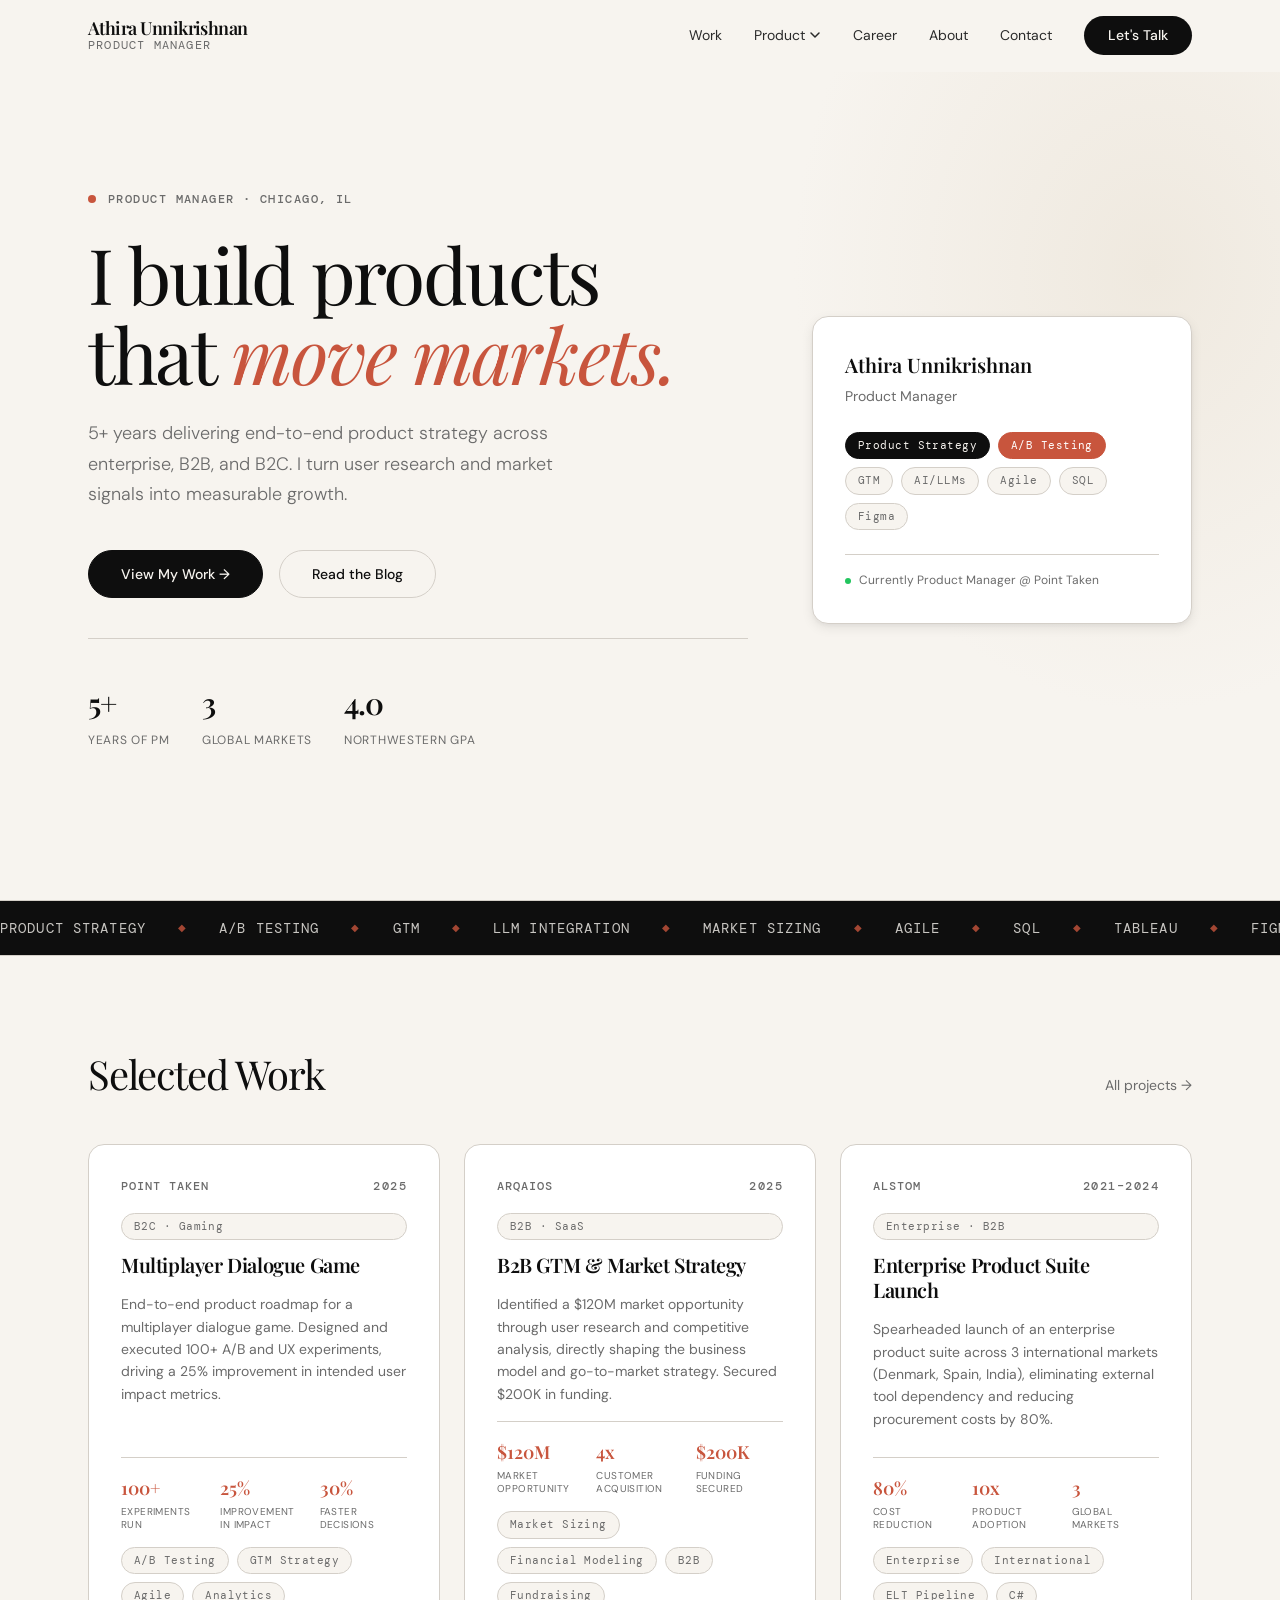
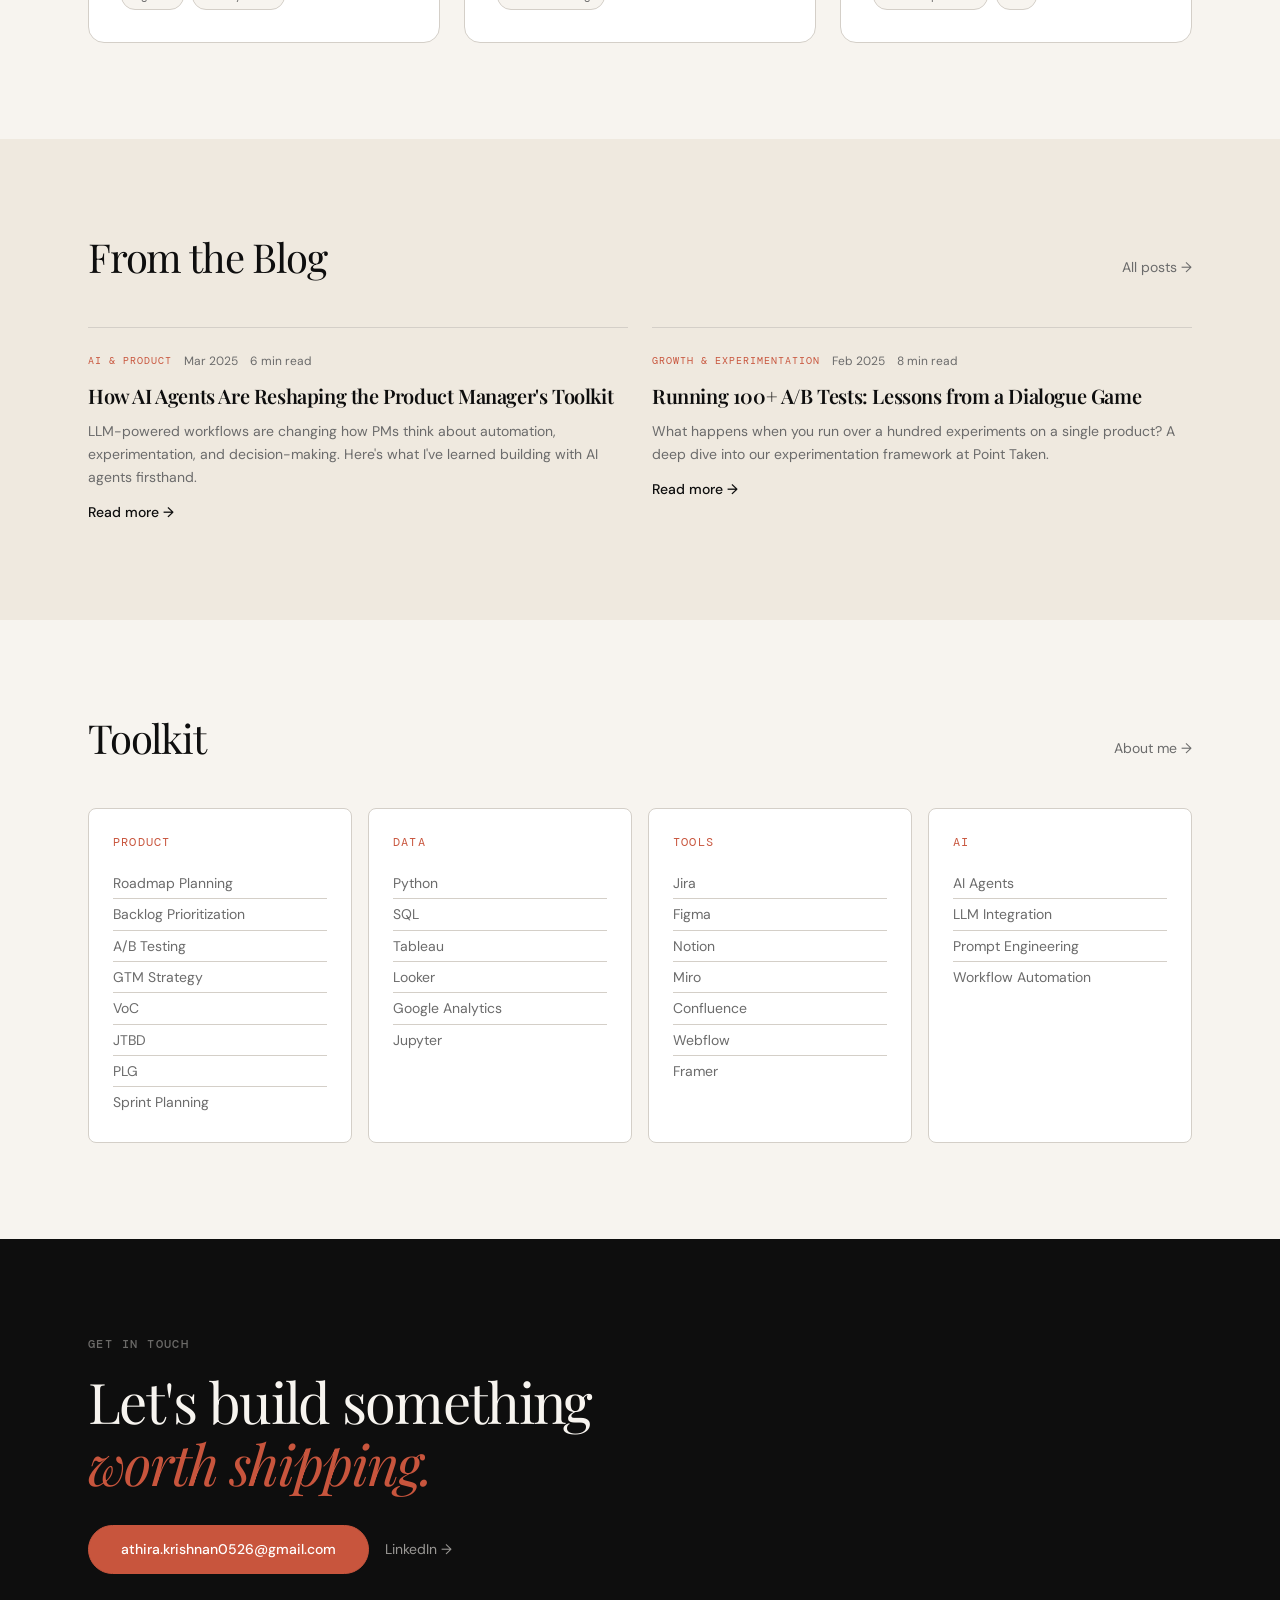
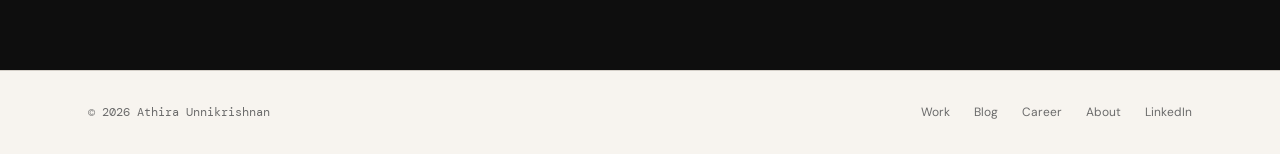
<file: index.html>
<!DOCTYPE html>
<html lang="en">
<head>
  <meta charset="UTF-8" />
  <meta name="viewport" content="width=device-width, initial-scale=1.0" />
  <meta name="description" content="Athira Unnikrishnan — Product Manager. Building products that move markets." />
  <title>Athira Unnikrishnan · Product Manager</title>

  <!-- Favicon placeholder -->
  <link rel="icon" href="assets/icons/favicon.svg" type="image/svg+xml" />

  <!-- Styles -->
  <link rel="stylesheet" href="css/tokens.css" />
  <link rel="stylesheet" href="css/base.css" />
  <link rel="stylesheet" href="css/nav.css" />
  <link rel="stylesheet" href="css/sections.css" />
</head>
<body>

  <!-- ── NAVIGATION ────────────────────────────────────── -->
  <header id="site-nav" class="site-nav" role="banner"></header>

  <main>

    <!-- ── HERO ─────────────────────────────────────────── -->
    <section id="hero" class="hero" aria-label="Introduction"></section>

    <!-- ── SKILLS MARQUEE ────────────────────────────────── -->
    <div id="marquee" class="marquee-section" aria-hidden="true"></div>

    <!-- ── PROJECTS ──────────────────────────────────────── -->
    <section id="projects-section" class="section" aria-label="Featured Work"></section>

    <!-- ── BLOG ──────────────────────────────────────────── -->
    <section id="blog-section" class="section" style="background:var(--paper-warm)" aria-label="Blog"></section>

    <!-- ── SKILLS ────────────────────────────────────────── -->
    <section id="skills-section" class="section" aria-label="Skills"></section>

    <!-- ── CONTACT ───────────────────────────────────────── -->
    <section id="contact" class="contact-section" aria-label="Contact"></section>

  </main>

  <!-- ── FOOTER ────────────────────────────────────────── -->
  <footer id="site-footer" class="site-footer" role="contentinfo"></footer>

  <!-- Scripts (ES Modules) -->
  <script type="module" src="js/home.js"></script>
</body>
</html>
</file>
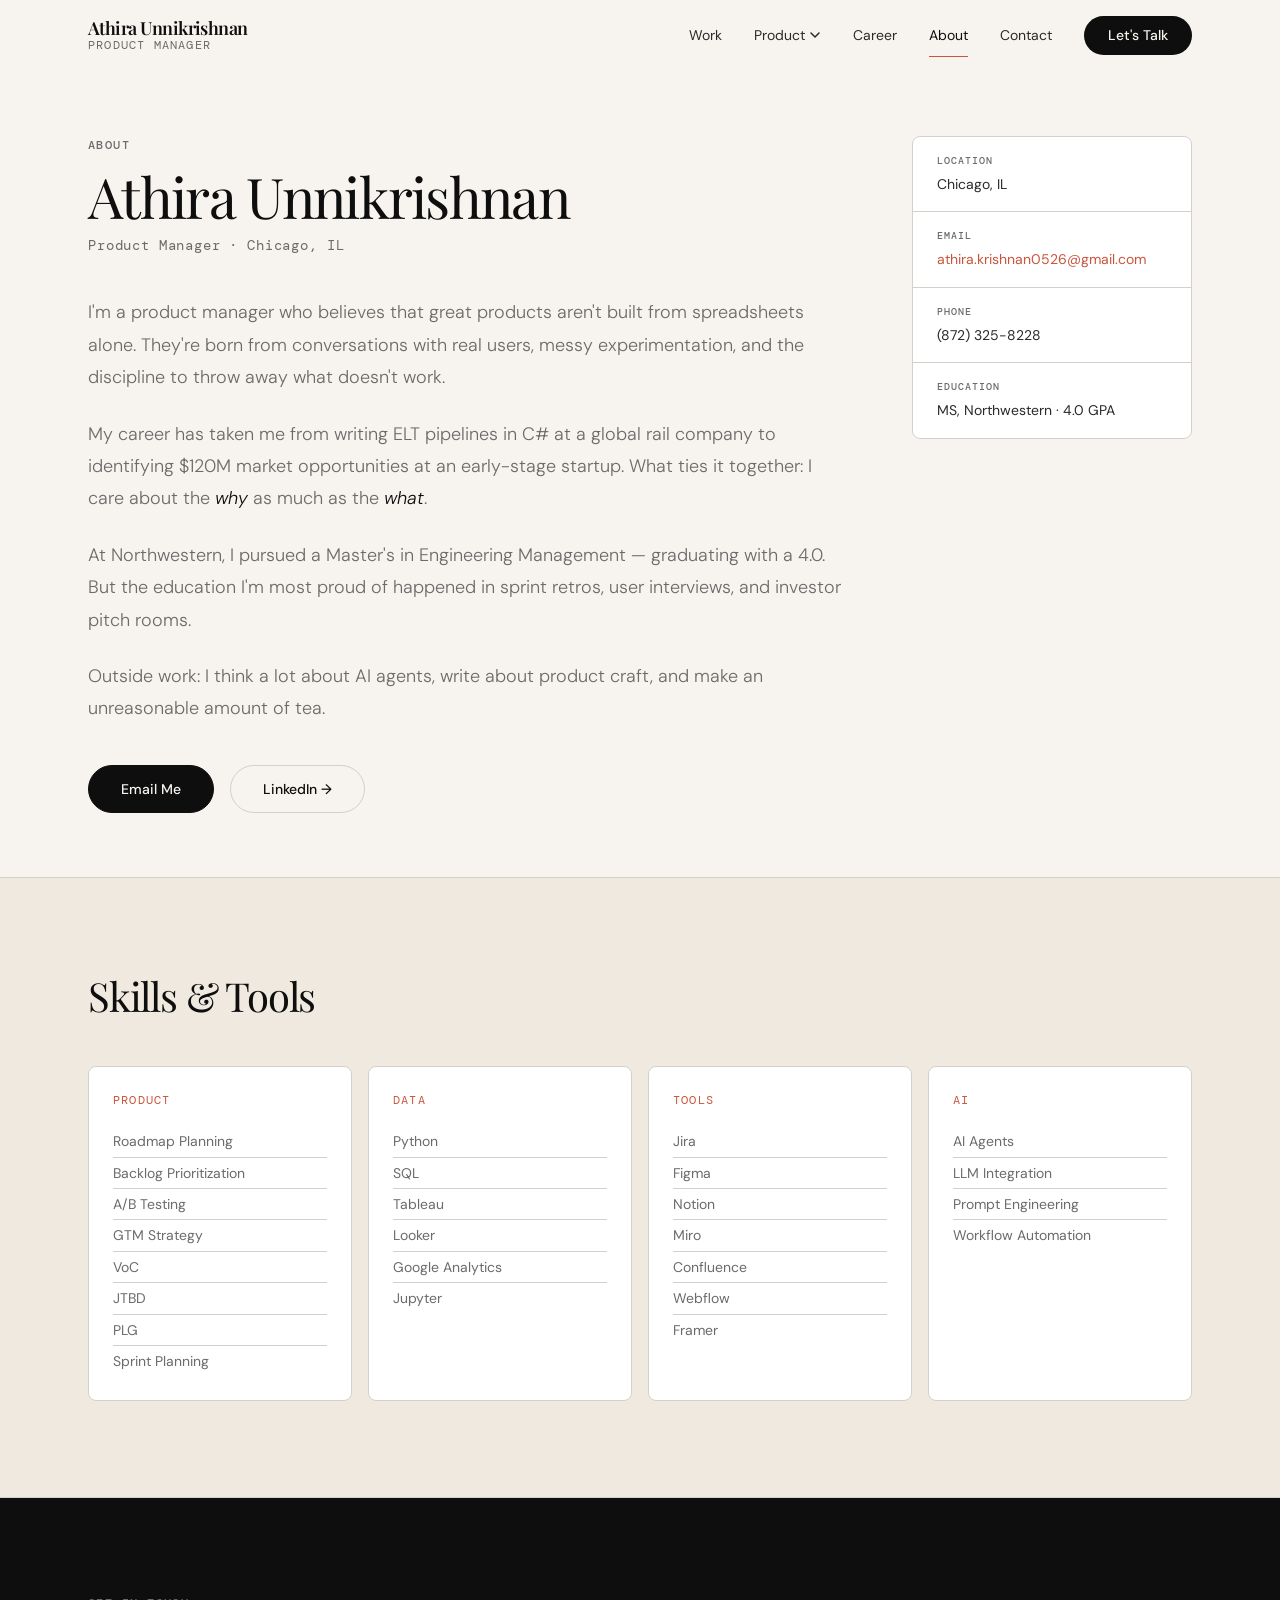
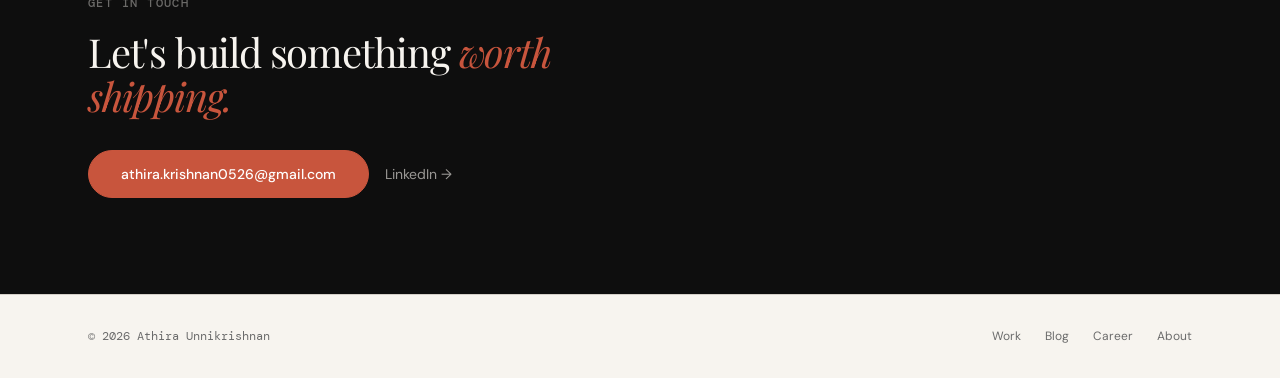
<file: pages/about.html>
<!DOCTYPE html>
<html lang="en">
<head>
  <meta charset="UTF-8" />
  <meta name="viewport" content="width=device-width, initial-scale=1.0" />
  <meta name="description" content="About Athira Unnikrishnan — Product Manager, Northwestern alum, Chicago." />
  <title>About · Athira Unnikrishnan</title>

  <link rel="icon" href="../assets/icons/favicon.svg" type="image/svg+xml" />
  <link rel="stylesheet" href="../css/tokens.css" />
  <link rel="stylesheet" href="../css/base.css" />
  <link rel="stylesheet" href="../css/nav.css" />
  <link rel="stylesheet" href="../css/sections.css" />
  <link rel="stylesheet" href="../css/about.css" />
</head>
<body>

  <header id="site-nav" class="site-nav scrolled" role="banner"></header>

  <main>
    <section id="about-content" style="border-bottom:1px solid var(--rule)"></section>
    <section id="skills-deep" class="section" style="background:var(--paper-warm); border-bottom:1px solid var(--rule)"></section>
    <section id="contact" class="contact-section"></section>
  </main>

  <footer id="site-footer" class="site-footer" role="contentinfo"></footer>

  <script type="module" src="../js/about.js"></script>
</body>
</html>
</file>
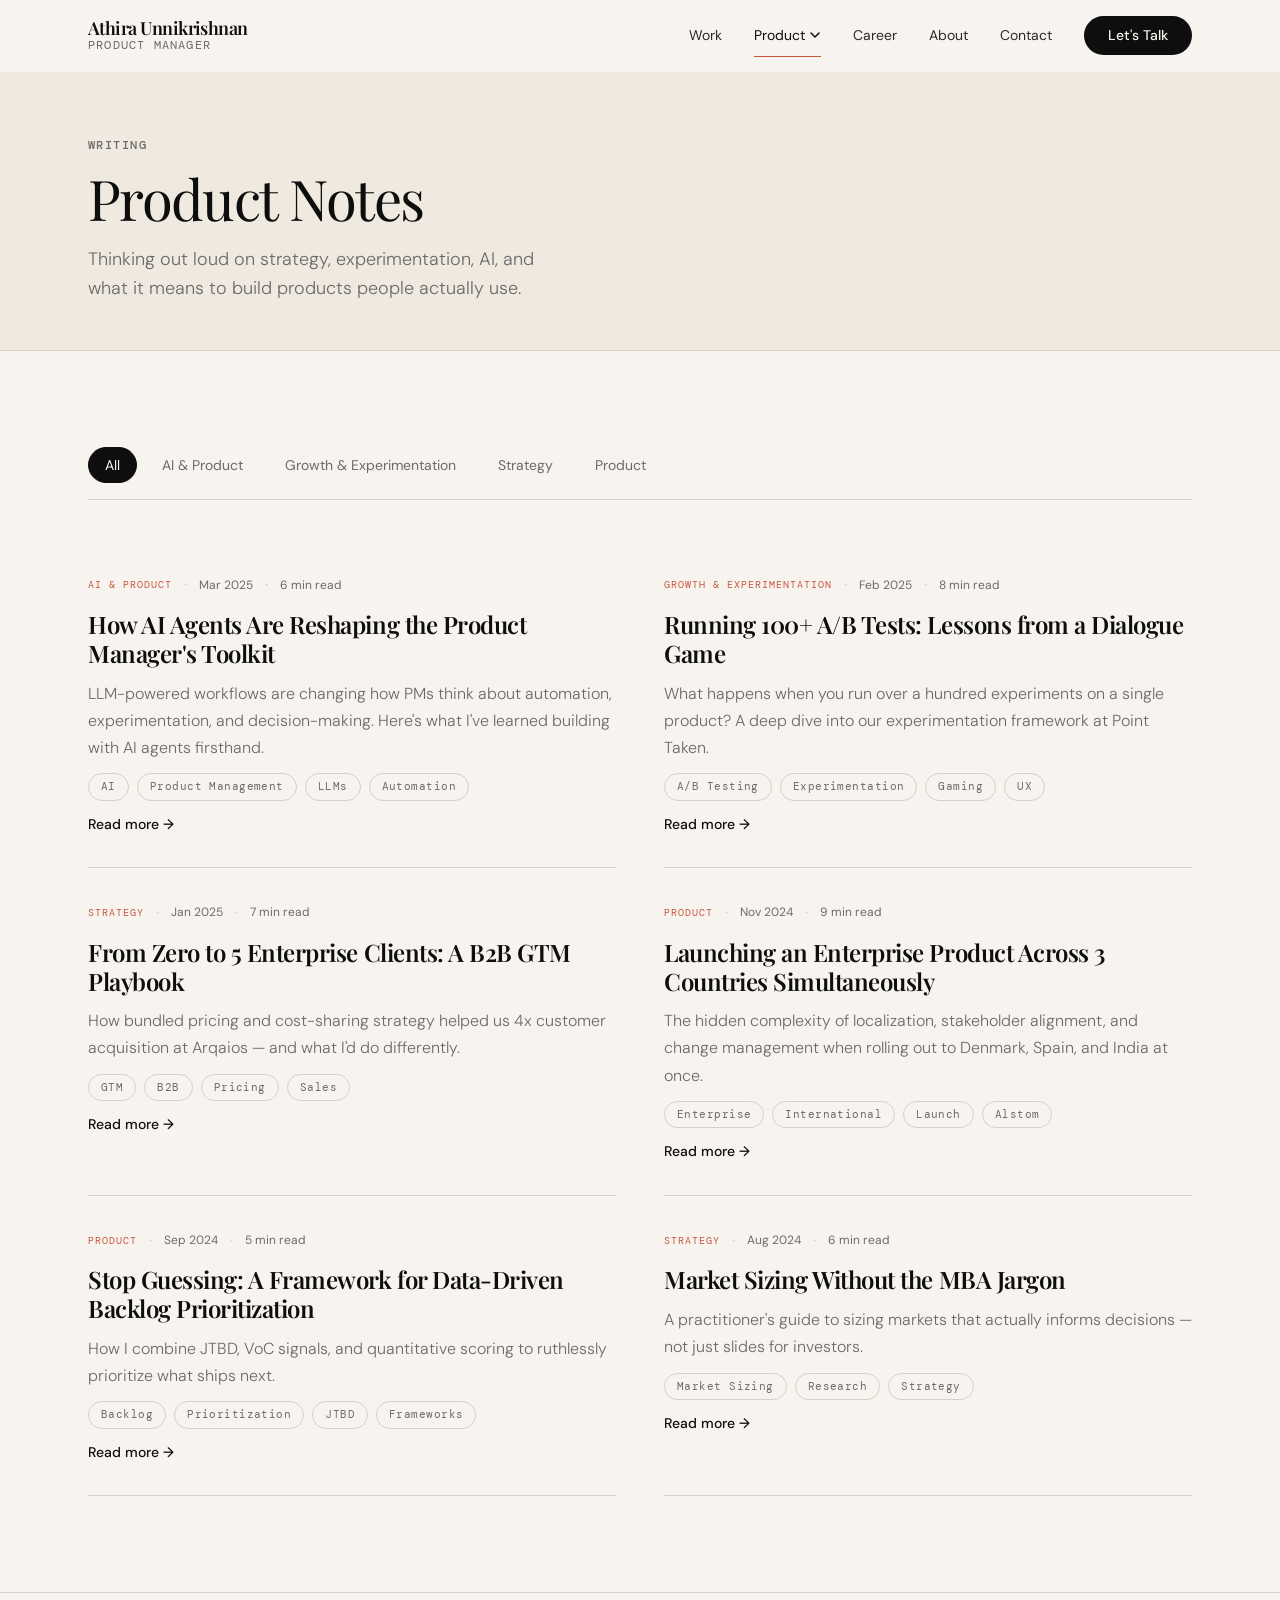
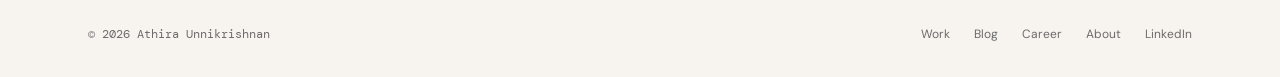
<file: pages/blog.html>
<!DOCTYPE html>
<html lang="en">
<head>
  <meta charset="UTF-8" />
  <meta name="viewport" content="width=device-width, initial-scale=1.0" />
  <meta name="description" content="Product Notes — Writing on strategy, experimentation, AI, and product management by Athira Unnikrishnan." />
  <title>Product Notes · Athira Unnikrishnan</title>

  <link rel="icon" href="../assets/icons/favicon.svg" type="image/svg+xml" />
  <link rel="stylesheet" href="../css/tokens.css" />
  <link rel="stylesheet" href="../css/base.css" />
  <link rel="stylesheet" href="../css/nav.css" />
  <link rel="stylesheet" href="../css/sections.css" />
  <link rel="stylesheet" href="../css/blog.css" />
</head>
<body>

  <header id="site-nav" class="site-nav scrolled" role="banner"></header>

  <main>
    <div id="page-header" style="background:var(--paper-warm); border-bottom:1px solid var(--rule)"></div>
    <section id="blog-listing" class="section"></section>
  </main>

  <!-- Post modal -->
  <div id="post-modal" class="post-modal" role="dialog" aria-modal="true" aria-label="Blog post">
    <div class="post-modal-inner">
      <div id="post-content"></div>
    </div>
  </div>

  <footer id="site-footer" class="site-footer" role="contentinfo"></footer>

  <script type="module" src="../js/blog.js"></script>
</body>
</html>
</file>
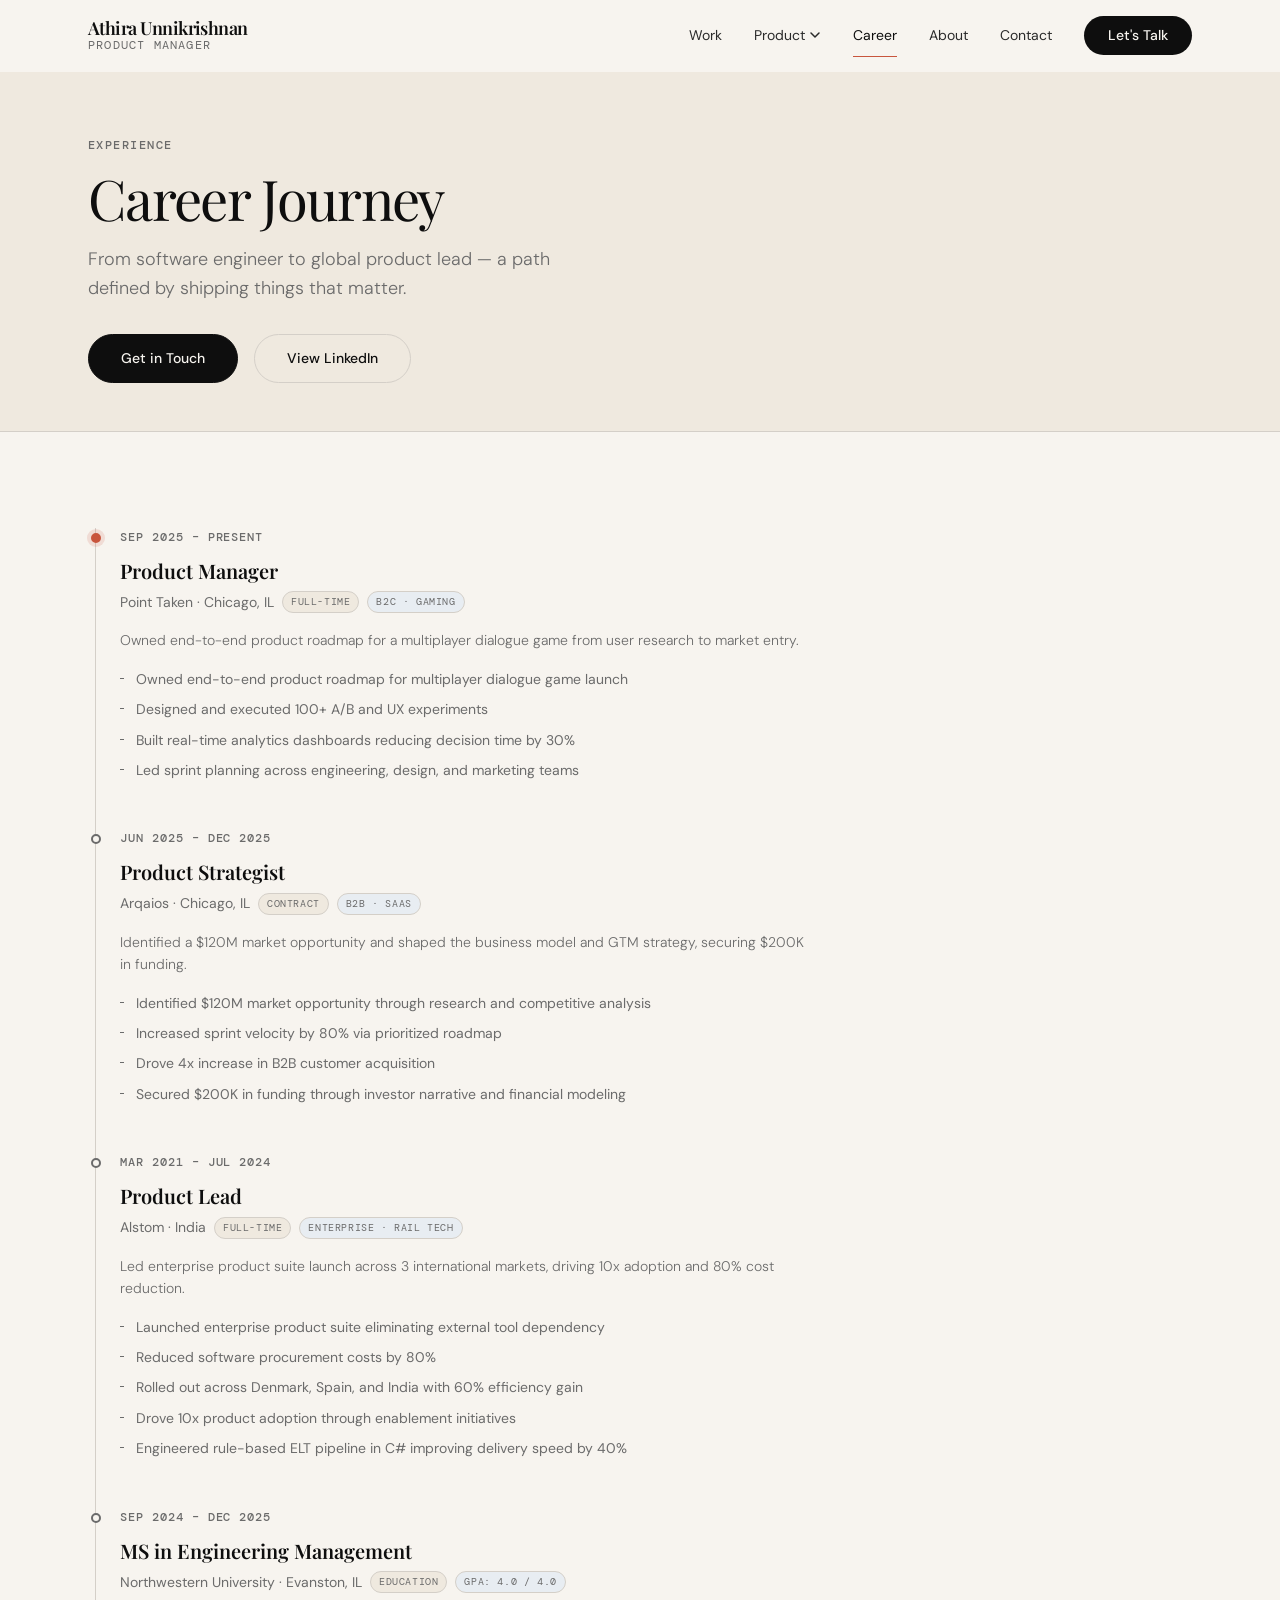
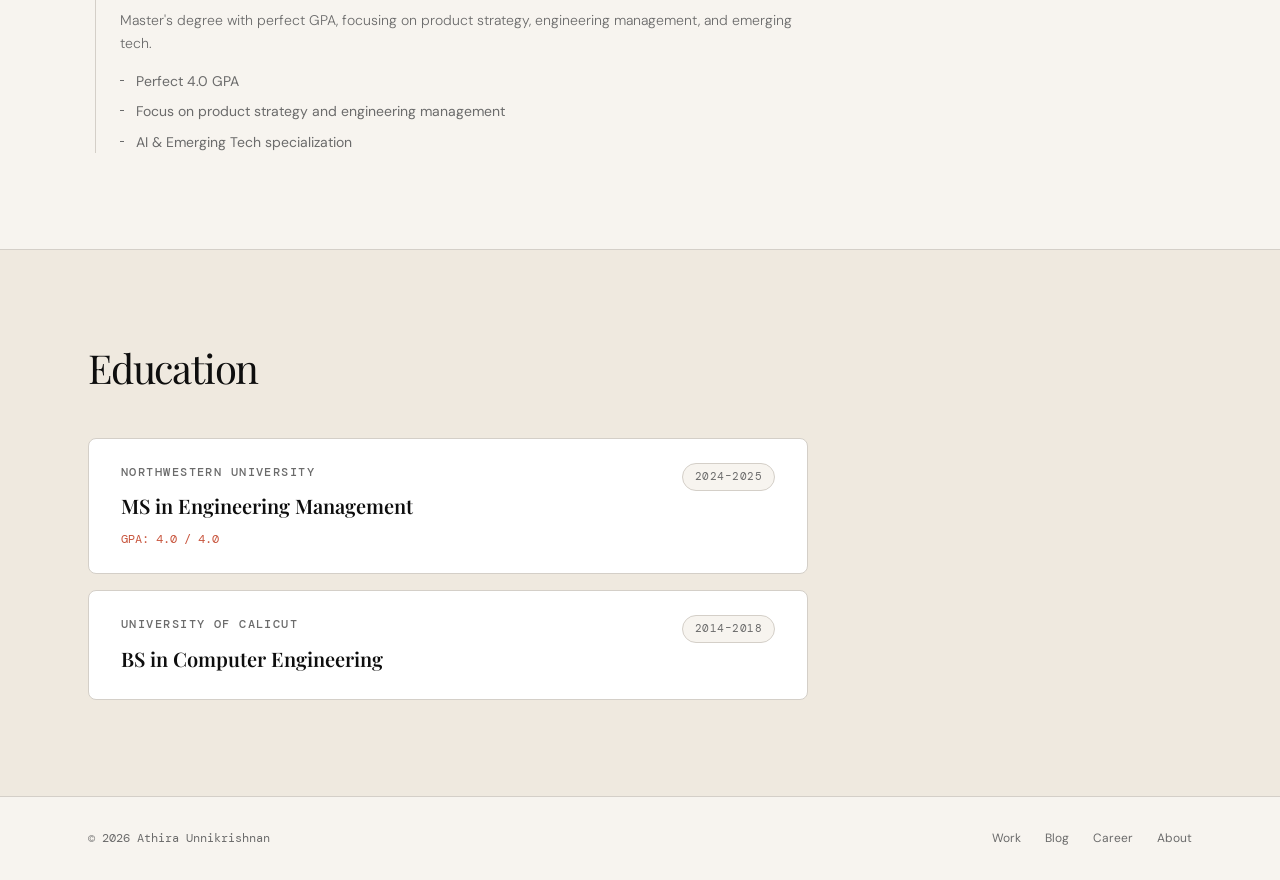
<file: pages/career.html>
<!DOCTYPE html>
<html lang="en">
<head>
  <meta charset="UTF-8" />
  <meta name="viewport" content="width=device-width, initial-scale=1.0" />
  <meta name="description" content="Career — Athira Unnikrishnan's work history and journey in product management." />
  <title>Career · Athira Unnikrishnan</title>

  <link rel="icon" href="../assets/icons/favicon.svg" type="image/svg+xml" />
  <link rel="stylesheet" href="../css/tokens.css" />
  <link rel="stylesheet" href="../css/base.css" />
  <link rel="stylesheet" href="../css/nav.css" />
  <link rel="stylesheet" href="../css/sections.css" />
  <link rel="stylesheet" href="../css/career.css" />
</head>
<body>

  <header id="site-nav" class="site-nav scrolled" role="banner"></header>

  <main>
    <div id="page-header" style="background:var(--paper-warm); border-bottom:1px solid var(--rule)"></div>
    <section id="career-timeline" class="section"></section>
    <section id="education-section" class="section" style="background:var(--paper-warm); border-top:1px solid var(--rule)"></section>
  </main>

  <footer id="site-footer" class="site-footer" role="contentinfo"></footer>

  <script type="module" src="../js/career.js"></script>
</body>
</html>
</file>
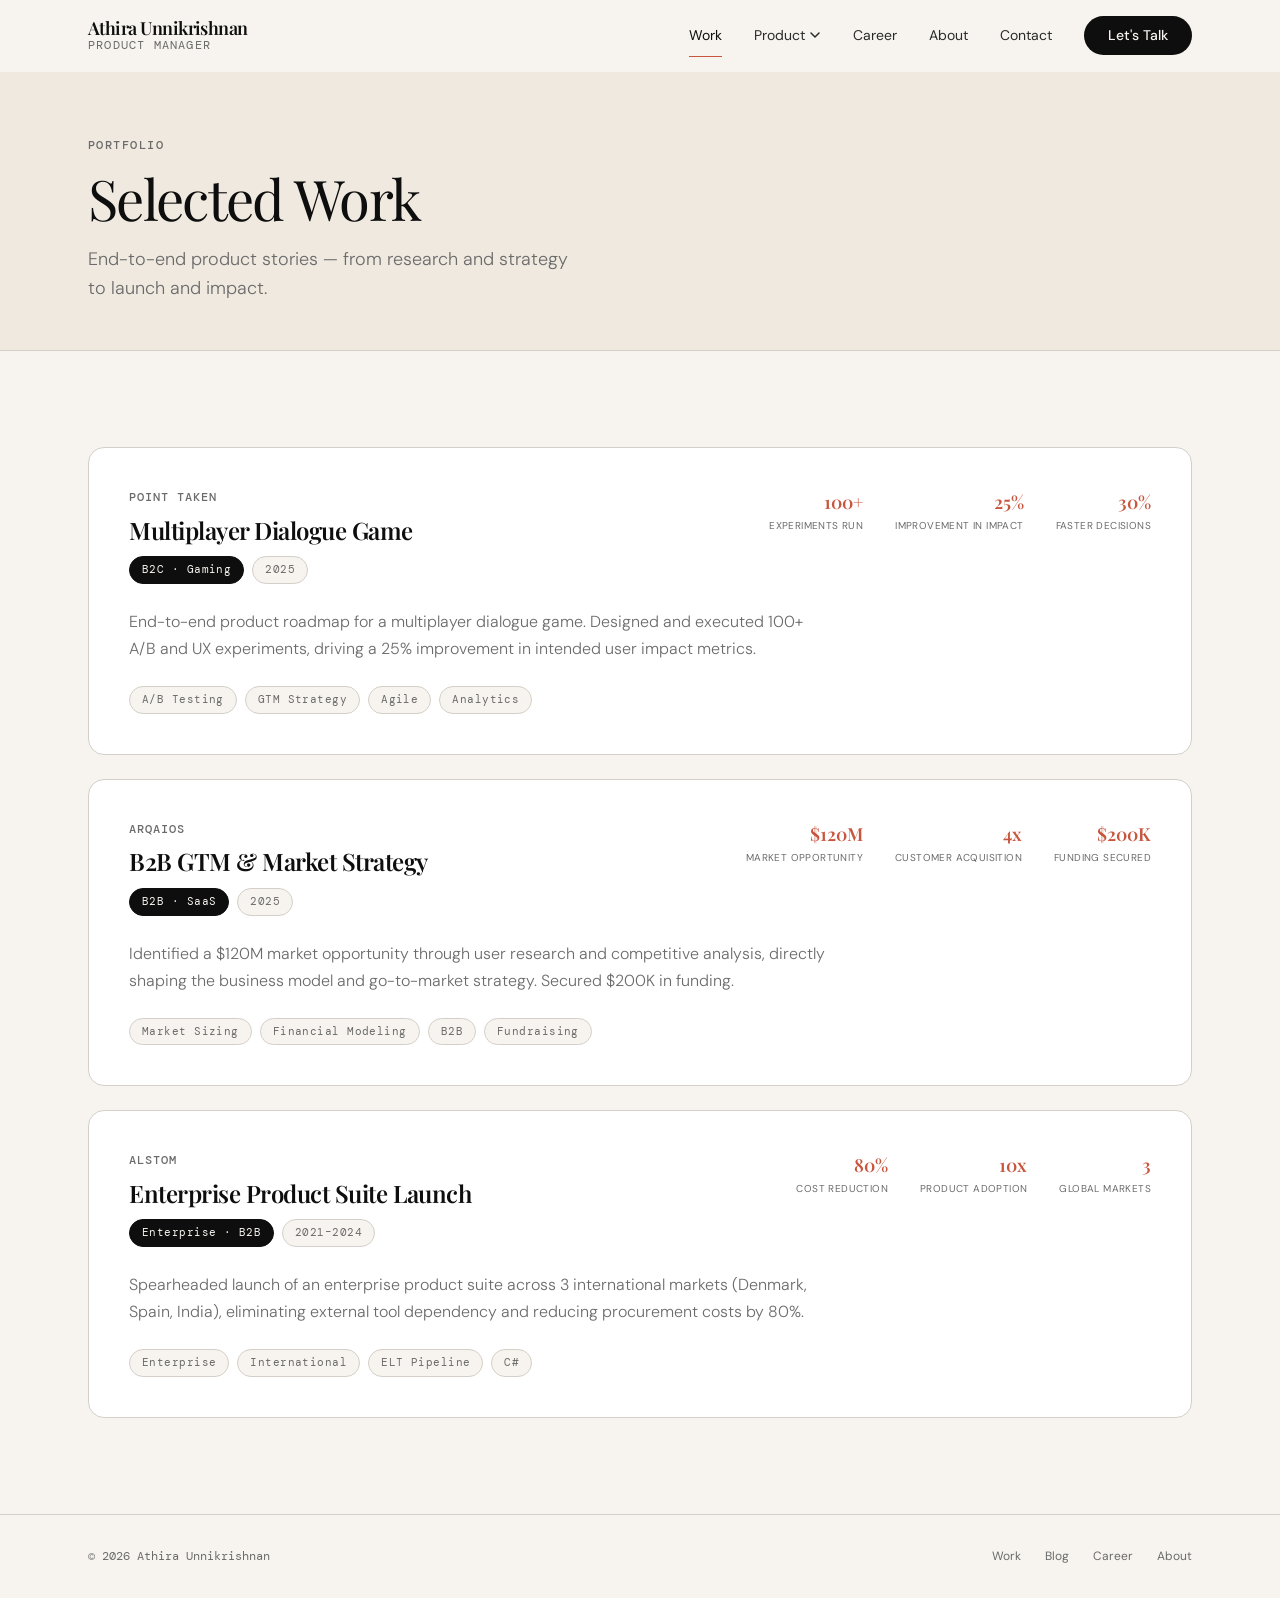
<file: pages/projects.html>
<!DOCTYPE html>
<html lang="en">
<head>
  <meta charset="UTF-8" />
  <meta name="viewport" content="width=device-width, initial-scale=1.0" />
  <meta name="description" content="Portfolio — Product work by Athira Unnikrishnan." />
  <title>Work · Athira Unnikrishnan</title>

  <link rel="icon" href="../assets/icons/favicon.svg" type="image/svg+xml" />
  <link rel="stylesheet" href="../css/tokens.css" />
  <link rel="stylesheet" href="../css/base.css" />
  <link rel="stylesheet" href="../css/nav.css" />
  <link rel="stylesheet" href="../css/sections.css" />
  <link rel="stylesheet" href="../css/projects.css" />
</head>
<body>

  <header id="site-nav" class="site-nav scrolled" role="banner"></header>

  <main>
    <div id="page-header" style="background:var(--paper-warm); border-bottom:1px solid var(--rule)"></div>
    <section id="projects-grid" class="section"></section>
  </main>

  <footer id="site-footer" class="site-footer" role="contentinfo"></footer>

  <script type="module" src="../js/projects.js"></script>
</body>
</html>
</file>
<file: css/tokens.css>
/* ============================================================
   DESIGN TOKENS — css/tokens.css
   ============================================================ */

@import url('https://fonts.googleapis.com/css2?family=Playfair+Display:ital,wght@0,400;0,600;0,700;1,400;1,600&family=DM+Sans:ital,opsz,wght@0,9..40,300;0,9..40,400;0,9..40,500;0,9..40,600;1,9..40,300;1,9..40,400&family=DM+Mono:wght@400;500&display=swap');

:root {
  /* Color Palette */
  --ink:         #0e0e0e;
  --ink-soft:    #2a2a2a;
  --ink-muted:   #6b6b6b;
  --paper:       #f7f4ef;
  --paper-warm:  #efe9df;
  --paper-cool:  #e8edf2;
  --white:       #ffffff;
  --accent:      #c8553d;
  --accent-alt:  #2b5be0;
  --rule:        #d4cfc8;

  /* Typography */
  --font-display: 'Playfair Display', Georgia, serif;
  --font-body:    'DM Sans', system-ui, sans-serif;
  --font-mono:    'DM Mono', 'Fira Code', monospace;

  /* Type Scale */
  --text-xs:   0.75rem;
  --text-sm:   0.875rem;
  --text-base: 1rem;
  --text-lg:   1.125rem;
  --text-xl:   1.25rem;
  --text-2xl:  1.5rem;
  --text-3xl:  1.875rem;
  --text-4xl:  2.5rem;
  --text-5xl:  3.5rem;
  --text-6xl:  5rem;
  --text-7xl:  7rem;

  /* Spacing */
  --space-1:  0.25rem;
  --space-2:  0.5rem;
  --space-3:  0.75rem;
  --space-4:  1rem;
  --space-6:  1.5rem;
  --space-8:  2rem;
  --space-10: 2.5rem;
  --space-12: 3rem;
  --space-16: 4rem;
  --space-20: 5rem;
  --space-24: 6rem;
  --space-32: 8rem;

  /* Layout */
  --max-width:     1200px;
  --nav-height:    72px;
  --radius-sm:     4px;
  --radius-md:     8px;
  --radius-lg:     16px;
  --radius-full:   9999px;

  /* Motion */
  --ease-out:     cubic-bezier(0.22, 1, 0.36, 1);
  --ease-in-out:  cubic-bezier(0.65, 0, 0.35, 1);
  --duration-fast:   150ms;
  --duration-base:   300ms;
  --duration-slow:   600ms;
  --duration-slower: 900ms;

  /* Shadows */
  --shadow-sm:  0 1px 3px rgba(0,0,0,0.08), 0 1px 2px rgba(0,0,0,0.04);
  --shadow-md:  0 4px 12px rgba(0,0,0,0.08), 0 2px 4px rgba(0,0,0,0.04);
  --shadow-lg:  0 16px 40px rgba(0,0,0,0.10), 0 4px 8px rgba(0,0,0,0.04);
  --shadow-xl:  0 32px 64px rgba(0,0,0,0.12);
}

/* Dark mode */
@media (prefers-color-scheme: dark) {
  :root {
    --ink:        #f0ece5;
    --ink-soft:   #d4cec6;
    --ink-muted:  #8a857d;
    --paper:      #111010;
    --paper-warm: #181614;
    --paper-cool: #12151a;
    --white:      #1e1c1a;
    --rule:       #2e2b27;
  }
}
</file>
<file: css/base.css>
/* ============================================================
   BASE RESET & GLOBALS — css/base.css
   ============================================================ */

*, *::before, *::after {
  box-sizing: border-box;
  margin: 0;
  padding: 0;
}

html {
  font-size: 16px;
  scroll-behavior: smooth;
  -webkit-font-smoothing: antialiased;
  -moz-osx-font-smoothing: grayscale;
  text-rendering: optimizeLegibility;
}

body {
  font-family: var(--font-body);
  font-size: var(--text-base);
  line-height: 1.6;
  color: var(--ink);
  background-color: var(--paper);
  overflow-x: hidden;
}

img, video, svg {
  display: block;
  max-width: 100%;
}

a {
  color: inherit;
  text-decoration: none;
}

button {
  border: none;
  background: none;
  cursor: pointer;
  font-family: inherit;
}

ul, ol {
  list-style: none;
}

h1, h2, h3, h4, h5, h6 {
  font-family: var(--font-display);
  line-height: 1.15;
  letter-spacing: -0.02em;
}

/* Utility classes */
.container {
  width: 100%;
  max-width: var(--max-width);
  margin: 0 auto;
  padding: 0 var(--space-6);
}

@media (min-width: 768px) {
  .container { padding: 0 var(--space-8); }
}
@media (min-width: 1200px) {
  .container { padding: 0 var(--space-12); }
}

.sr-only {
  position: absolute;
  width: 1px;
  height: 1px;
  padding: 0;
  margin: -1px;
  overflow: hidden;
  clip: rect(0,0,0,0);
  white-space: nowrap;
  border: 0;
}

.section {
  padding: var(--space-24) 0;
}

@media (max-width: 767px) {
  .section { padding: var(--space-16) 0; }
}

/* Label / eyebrow text style */
.label {
  font-family: var(--font-mono);
  font-size: var(--text-xs);
  font-weight: 500;
  letter-spacing: 0.12em;
  text-transform: uppercase;
  color: var(--ink-muted);
}

/* Horizontal rule style */
.rule {
  width: 100%;
  height: 1px;
  background: var(--rule);
  border: none;
}

/* Fade-in animation for page load */
@keyframes fadeUp {
  from { opacity: 0; transform: translateY(24px); }
  to   { opacity: 1; transform: translateY(0); }
}

@keyframes fadeIn {
  from { opacity: 0; }
  to   { opacity: 1; }
}

.animate-fade-up {
  animation: fadeUp var(--duration-slow) var(--ease-out) both;
}

.animate-fade-in {
  animation: fadeIn var(--duration-slow) var(--ease-out) both;
}

/* Intersection observer reveal */
.reveal {
  opacity: 0;
  transform: translateY(32px);
  transition: opacity var(--duration-slow) var(--ease-out),
              transform var(--duration-slow) var(--ease-out);
}

.reveal.is-visible {
  opacity: 1;
  transform: translateY(0);
}
</file>
<file: css/nav.css>
/* ============================================================
   NAVIGATION — css/nav.css
   ============================================================ */

.site-nav {
  position: fixed;
  top: 0;
  left: 0;
  right: 0;
  z-index: 100;
  height: var(--nav-height);
  display: flex;
  align-items: center;
  background: var(--paper);
  border-bottom: 1px solid transparent;
  transition: border-color var(--duration-base),
              background var(--duration-base),
              box-shadow var(--duration-base);
}

.site-nav.scrolled {
  border-bottom-color: var(--rule);
  box-shadow: 0 1px 0 var(--rule);
  background: rgba(247, 244, 239, 0.95);
  backdrop-filter: blur(12px);
  -webkit-backdrop-filter: blur(12px);
}

.nav-inner {
  display: flex;
  align-items: center;
  justify-content: space-between;
  width: 100%;
}

/* Logo / Wordmark */
.nav-logo {
  font-family: var(--font-display);
  font-size: var(--text-lg);
  font-weight: 600;
  letter-spacing: -0.03em;
  color: var(--ink);
  display: flex;
  flex-direction: column;
  line-height: 1;
}

.nav-logo span {
  font-family: var(--font-mono);
  font-size: var(--text-xs);
  font-weight: 400;
  letter-spacing: 0.1em;
  text-transform: uppercase;
  color: var(--ink-muted);
  margin-top: 2px;
}

/* Desktop navigation links */
.nav-links {
  display: none;
  align-items: center;
  gap: var(--space-8);
}

@media (min-width: 900px) {
  .nav-links { display: flex; }
}

.nav-item {
  position: relative;
}

.nav-link {
  font-size: var(--text-sm);
  font-weight: 400;
  color: var(--ink-soft);
  padding: var(--space-2) 0;
  display: flex;
  align-items: center;
  gap: var(--space-1);
  transition: color var(--duration-fast);
  white-space: nowrap;
}

.nav-link:hover,
.nav-link.active {
  color: var(--ink);
}

.nav-link::after {
  content: '';
  position: absolute;
  bottom: -2px;
  left: 0;
  right: 0;
  height: 1px;
  background: var(--accent);
  transform: scaleX(0);
  transition: transform var(--duration-base) var(--ease-out);
  transform-origin: left;
}

.nav-link:hover::after,
.nav-link.active::after {
  transform: scaleX(1);
}

/* Dropdown arrow */
.nav-link .chevron {
  width: 12px;
  height: 12px;
  transition: transform var(--duration-fast);
}

.nav-item:hover .chevron {
  transform: rotate(180deg);
}

/* Submenu */
.nav-submenu {
  position: absolute;
  top: calc(100% + var(--space-4));
  left: 50%;
  transform: translateX(-50%);
  background: var(--white);
  border: 1px solid var(--rule);
  border-radius: var(--radius-md);
  box-shadow: var(--shadow-lg);
  min-width: 200px;
  padding: var(--space-2);
  opacity: 0;
  visibility: hidden;
  transform: translateX(-50%) translateY(-8px);
  transition: opacity var(--duration-base) var(--ease-out),
              transform var(--duration-base) var(--ease-out),
              visibility var(--duration-base);
}

.nav-item:hover .nav-submenu,
.nav-item:focus-within .nav-submenu {
  opacity: 1;
  visibility: visible;
  transform: translateX(-50%) translateY(0);
}

.nav-submenu a {
  display: block;
  padding: var(--space-2) var(--space-4);
  font-size: var(--text-sm);
  color: var(--ink-soft);
  border-radius: var(--radius-sm);
  transition: background var(--duration-fast), color var(--duration-fast);
}

.nav-submenu a:hover {
  background: var(--paper-warm);
  color: var(--ink);
}

/* CTA button in nav */
.nav-cta {
  display: none;
  padding: var(--space-2) var(--space-6);
  background: var(--ink);
  color: var(--paper) !important;
  border-radius: var(--radius-full);
  font-size: var(--text-sm);
  font-weight: 500;
  transition: background var(--duration-fast), transform var(--duration-fast);
}

.nav-cta:hover {
  background: var(--ink-soft);
  transform: translateY(-1px);
}

.nav-cta::after { display: none !important; }

@media (min-width: 900px) {
  .nav-cta { display: block; }
}

/* Mobile hamburger */
.nav-hamburger {
  display: flex;
  flex-direction: column;
  gap: 5px;
  cursor: pointer;
  padding: var(--space-2);
}

@media (min-width: 900px) {
  .nav-hamburger { display: none; }
}

.nav-hamburger span {
  display: block;
  width: 24px;
  height: 1.5px;
  background: var(--ink);
  transition: transform var(--duration-base), opacity var(--duration-base);
}

.nav-hamburger.open span:nth-child(1) { transform: rotate(45deg) translate(4.5px, 4.5px); }
.nav-hamburger.open span:nth-child(2) { opacity: 0; }
.nav-hamburger.open span:nth-child(3) { transform: rotate(-45deg) translate(4.5px, -4.5px); }

/* Mobile drawer */
.nav-drawer {
  position: fixed;
  inset: var(--nav-height) 0 0 0;
  background: var(--paper);
  z-index: 99;
  padding: var(--space-8) var(--space-6);
  display: flex;
  flex-direction: column;
  gap: var(--space-2);
  transform: translateX(100%);
  transition: transform var(--duration-slow) var(--ease-out);
}

.nav-drawer.open {
  transform: translateX(0);
}

.nav-drawer a {
  font-family: var(--font-display);
  font-size: var(--text-2xl);
  font-weight: 400;
  color: var(--ink);
  padding: var(--space-3) 0;
  border-bottom: 1px solid var(--rule);
}

.nav-drawer-sub {
  padding-left: var(--space-4) !important;
  font-family: var(--font-body) !important;
  font-size: var(--text-base) !important;
  color: var(--ink-muted) !important;
}
</file>
<file: css/sections.css>
/* ============================================================
   PAGE SECTIONS — css/sections.css
   ============================================================ */

/* ── HERO ───────────────────────────────────────────────── */

.hero {
  padding-top: calc(var(--nav-height) + var(--space-16));
  padding-bottom: var(--space-24);
  min-height: 100vh;
  display: flex;
  align-items: center;
  position: relative;
  overflow: hidden;
}

.hero::before {
  content: '';
  position: absolute;
  top: 0; right: 0;
  width: 50%;
  height: 100%;
  background: radial-gradient(ellipse 80% 70% at 80% 30%, var(--paper-warm) 0%, transparent 70%);
  pointer-events: none;
}

.hero-inner {
  display: grid;
  grid-template-columns: 1fr;
  gap: var(--space-12);
  align-items: center;
}

@media (min-width: 900px) {
  .hero-inner {
    grid-template-columns: 1fr 380px;
    gap: var(--space-16);
  }
}

.hero-eyebrow {
  display: flex;
  align-items: center;
  gap: var(--space-3);
  margin-bottom: var(--space-6);
}

.hero-eyebrow-dot {
  width: 8px;
  height: 8px;
  border-radius: 50%;
  background: var(--accent);
  animation: pulse 2s ease-in-out infinite;
}

@keyframes pulse {
  0%, 100% { opacity: 1; transform: scale(1); }
  50% { opacity: 0.5; transform: scale(0.85); }
}

.hero-title {
  font-family: var(--font-display);
  font-size: clamp(var(--text-4xl), 6vw, var(--text-6xl));
  font-weight: 400;
  line-height: 1.05;
  letter-spacing: -0.03em;
  color: var(--ink);
  margin-bottom: var(--space-6);
}

.hero-title em {
  font-style: italic;
  color: var(--accent);
}

.hero-desc {
  font-size: var(--text-lg);
  color: var(--ink-muted);
  line-height: 1.7;
  max-width: 520px;
  margin-bottom: var(--space-10);
  font-weight: 300;
}

.hero-actions {
  display: flex;
  flex-wrap: wrap;
  gap: var(--space-4);
  align-items: center;
}

/* Stats row */
.hero-stats {
  display: flex;
  gap: var(--space-8);
  padding-top: var(--space-10);
  margin-top: var(--space-10);
  border-top: 1px solid var(--rule);
}

.hero-stat-value {
  font-family: var(--font-display);
  font-size: var(--text-3xl);
  font-weight: 600;
  color: var(--ink);
  letter-spacing: -0.04em;
}

.hero-stat-label {
  font-size: var(--text-xs);
  color: var(--ink-muted);
  letter-spacing: 0.06em;
  text-transform: uppercase;
  margin-top: var(--space-1);
}

/* Hero card / aside */
.hero-card {
  background: var(--white);
  border: 1px solid var(--rule);
  border-radius: var(--radius-lg);
  padding: var(--space-8);
  box-shadow: var(--shadow-md);
  position: relative;
}

.hero-card-name {
  font-family: var(--font-display);
  font-size: var(--text-xl);
  font-weight: 600;
  margin-bottom: var(--space-1);
}

.hero-card-role {
  font-size: var(--text-sm);
  color: var(--ink-muted);
  margin-bottom: var(--space-6);
}

.hero-card-chips {
  display: flex;
  flex-wrap: wrap;
  gap: var(--space-2);
  margin-bottom: var(--space-6);
}

.chip {
  font-family: var(--font-mono);
  font-size: 11px;
  letter-spacing: 0.04em;
  padding: var(--space-1) var(--space-3);
  border-radius: var(--radius-full);
  border: 1px solid var(--rule);
  color: var(--ink-muted);
  background: var(--paper);
  white-space: nowrap;
}

.chip-filled {
  background: var(--ink);
  color: var(--paper);
  border-color: var(--ink);
}

.chip-accent {
  background: var(--accent);
  color: white;
  border-color: var(--accent);
}

.hero-card-currently {
  font-size: var(--text-xs);
  color: var(--ink-muted);
  padding-top: var(--space-4);
  border-top: 1px solid var(--rule);
  display: flex;
  align-items: center;
  gap: var(--space-2);
}

.status-dot {
  width: 6px;
  height: 6px;
  border-radius: 50%;
  background: #22c55e;
  flex-shrink: 0;
}

/* ── MARQUEE TICKER ─────────────────────────────────────── */

.marquee-section {
  border-top: 1px solid var(--rule);
  border-bottom: 1px solid var(--rule);
  padding: var(--space-4) 0;
  overflow: hidden;
  background: var(--ink);
}

.marquee-track {
  display: flex;
  gap: var(--space-8);
  animation: marquee 30s linear infinite;
  white-space: nowrap;
}

@keyframes marquee {
  from { transform: translateX(0); }
  to   { transform: translateX(-50%); }
}

.marquee-item {
  font-family: var(--font-mono);
  font-size: var(--text-sm);
  letter-spacing: 0.08em;
  text-transform: uppercase;
  color: var(--paper);
  opacity: 0.8;
  display: flex;
  align-items: center;
  gap: var(--space-8);
  flex-shrink: 0;
}

.marquee-item::after {
  content: '◆';
  color: var(--accent);
  font-size: 10px;
}

/* ── PROJECTS GRID ──────────────────────────────────────── */

.projects-grid {
  display: grid;
  gap: var(--space-6);
  grid-template-columns: 1fr;
}

@media (min-width: 640px) {
  .projects-grid { grid-template-columns: repeat(2, 1fr); }
}

@media (min-width: 1024px) {
  .projects-grid { grid-template-columns: repeat(3, 1fr); }
}

.project-card {
  background: var(--white);
  border: 1px solid var(--rule);
  border-radius: var(--radius-lg);
  padding: var(--space-8);
  display: flex;
  flex-direction: column;
  gap: var(--space-4);
  transition: transform var(--duration-base) var(--ease-out),
              box-shadow var(--duration-base) var(--ease-out),
              border-color var(--duration-base);
  cursor: pointer;
}

.project-card:hover {
  transform: translateY(-4px);
  box-shadow: var(--shadow-lg);
  border-color: var(--ink-muted);
}

.project-header {
  display: flex;
  align-items: flex-start;
  justify-content: space-between;
  gap: var(--space-4);
}

.project-company {
  font-family: var(--font-mono);
  font-size: var(--text-xs);
  color: var(--ink-muted);
  letter-spacing: 0.08em;
  text-transform: uppercase;
}

.project-year {
  font-family: var(--font-mono);
  font-size: var(--text-xs);
  color: var(--ink-muted);
}

.project-title {
  font-family: var(--font-display);
  font-size: var(--text-xl);
  font-weight: 600;
  line-height: 1.25;
  color: var(--ink);
}

.project-desc {
  font-size: var(--text-sm);
  color: var(--ink-muted);
  line-height: 1.6;
  flex: 1;
}

.project-metrics {
  display: grid;
  grid-template-columns: repeat(3, 1fr);
  gap: var(--space-3);
  padding-top: var(--space-4);
  border-top: 1px solid var(--rule);
}

.metric-value {
  font-family: var(--font-display);
  font-size: var(--text-lg);
  font-weight: 600;
  color: var(--accent);
}

.metric-label {
  font-size: 10px;
  color: var(--ink-muted);
  letter-spacing: 0.04em;
  text-transform: uppercase;
  line-height: 1.3;
  margin-top: 2px;
}

.project-tags {
  display: flex;
  flex-wrap: wrap;
  gap: var(--space-2);
}

/* ── BLOG LIST ──────────────────────────────────────────── */

.blog-grid {
  display: grid;
  gap: var(--space-6);
  grid-template-columns: 1fr;
}

@media (min-width: 768px) {
  .blog-grid {
    grid-template-columns: repeat(2, 1fr);
  }
}

.blog-card {
  border-top: 1px solid var(--rule);
  padding-top: var(--space-6);
  display: flex;
  flex-direction: column;
  gap: var(--space-3);
  transition: opacity var(--duration-base);
  cursor: pointer;
}

.blog-card:hover .blog-title {
  color: var(--accent);
}

.blog-meta {
  display: flex;
  align-items: center;
  gap: var(--space-3);
}

.blog-cat {
  font-family: var(--font-mono);
  font-size: 10px;
  letter-spacing: 0.1em;
  text-transform: uppercase;
  color: var(--accent);
}

.blog-date {
  font-size: var(--text-xs);
  color: var(--ink-muted);
}

.blog-read-time {
  font-size: var(--text-xs);
  color: var(--ink-muted);
}

.blog-title {
  font-family: var(--font-display);
  font-size: var(--text-xl);
  font-weight: 600;
  line-height: 1.25;
  color: var(--ink);
  transition: color var(--duration-fast);
}

.blog-excerpt {
  font-size: var(--text-sm);
  color: var(--ink-muted);
  line-height: 1.65;
}

.blog-read-more {
  font-size: var(--text-sm);
  color: var(--ink);
  font-weight: 500;
  display: inline-flex;
  align-items: center;
  gap: var(--space-2);
  transition: gap var(--duration-fast);
}

.blog-card:hover .blog-read-more {
  gap: var(--space-3);
}

/* ── CAREER TIMELINE ────────────────────────────────────── */

.timeline {
  position: relative;
  padding-left: var(--space-8);
}

.timeline::before {
  content: '';
  position: absolute;
  left: 7px;
  top: 0;
  bottom: 0;
  width: 1px;
  background: var(--rule);
}

.timeline-item {
  position: relative;
  padding-bottom: var(--space-12);
}

.timeline-item:last-child {
  padding-bottom: 0;
}

.timeline-dot {
  position: absolute;
  left: calc(-1 * var(--space-8) + 3px);
  top: 5px;
  width: 10px;
  height: 10px;
  border-radius: 50%;
  background: var(--paper);
  border: 2px solid var(--ink-muted);
  transition: border-color var(--duration-fast), background var(--duration-fast);
}

.timeline-item.current .timeline-dot {
  background: var(--accent);
  border-color: var(--accent);
  box-shadow: 0 0 0 4px rgba(200, 85, 61, 0.15);
}

.timeline-period {
  font-family: var(--font-mono);
  font-size: var(--text-xs);
  color: var(--ink-muted);
  letter-spacing: 0.08em;
  margin-bottom: var(--space-2);
}

.timeline-role {
  font-family: var(--font-display);
  font-size: var(--text-xl);
  font-weight: 600;
  color: var(--ink);
  margin-bottom: var(--space-1);
}

.timeline-company {
  font-size: var(--text-sm);
  color: var(--ink-muted);
  margin-bottom: var(--space-4);
  display: flex;
  align-items: center;
  gap: var(--space-2);
}

.timeline-type-badge {
  font-family: var(--font-mono);
  font-size: 10px;
  letter-spacing: 0.06em;
  text-transform: uppercase;
  padding: 2px var(--space-2);
  border-radius: var(--radius-full);
  background: var(--paper-warm);
  border: 1px solid var(--rule);
  color: var(--ink-muted);
}

.timeline-highlights {
  display: flex;
  flex-direction: column;
  gap: var(--space-2);
}

.timeline-highlight {
  font-size: var(--text-sm);
  color: var(--ink-muted);
  padding-left: var(--space-4);
  position: relative;
  line-height: 1.6;
}

.timeline-highlight::before {
  content: '';
  position: absolute;
  left: 0;
  top: 10px;
  width: 4px;
  height: 1px;
  background: var(--ink-muted);
}

/* ── SKILLS GRID ────────────────────────────────────────── */

.skills-grid {
  display: grid;
  grid-template-columns: repeat(2, 1fr);
  gap: var(--space-4);
}

@media (min-width: 640px) {
  .skills-grid { grid-template-columns: repeat(4, 1fr); }
}

.skill-group {
  padding: var(--space-6);
  background: var(--white);
  border: 1px solid var(--rule);
  border-radius: var(--radius-md);
}

.skill-group-title {
  font-family: var(--font-mono);
  font-size: var(--text-xs);
  letter-spacing: 0.1em;
  text-transform: uppercase;
  color: var(--accent);
  margin-bottom: var(--space-4);
}

.skill-list li {
  font-size: var(--text-sm);
  color: var(--ink-muted);
  padding: var(--space-1) 0;
  border-bottom: 1px solid var(--rule);
  transition: color var(--duration-fast);
}

.skill-list li:last-child { border-bottom: none; }
.skill-list li:hover { color: var(--ink); }

/* ── CONTACT SECTION ────────────────────────────────────── */

.contact-section {
  background: var(--ink);
  color: var(--paper);
  padding: var(--space-24) 0;
}

.contact-title {
  font-family: var(--font-display);
  font-size: clamp(var(--text-3xl), 5vw, var(--text-5xl));
  font-weight: 400;
  line-height: 1.1;
  letter-spacing: -0.03em;
  color: var(--paper);
  margin-bottom: var(--space-8);
}

.contact-title em {
  font-style: italic;
  color: var(--accent);
}

.contact-links {
  display: flex;
  flex-wrap: wrap;
  gap: var(--space-4);
  align-items: center;
}

.contact-link {
  font-size: var(--text-sm);
  color: rgba(247, 244, 239, 0.6);
  display: flex;
  align-items: center;
  gap: var(--space-2);
  transition: color var(--duration-fast);
}

.contact-link:hover { color: var(--paper); }

/* ── FOOTER ─────────────────────────────────────────────── */

.site-footer {
  padding: var(--space-8) 0;
  border-top: 1px solid var(--rule);
}

.footer-inner {
  display: flex;
  align-items: center;
  justify-content: space-between;
  flex-wrap: wrap;
  gap: var(--space-4);
}

.footer-copy {
  font-size: var(--text-xs);
  color: var(--ink-muted);
  font-family: var(--font-mono);
}

.footer-links {
  display: flex;
  gap: var(--space-6);
}

.footer-links a {
  font-size: var(--text-xs);
  color: var(--ink-muted);
  transition: color var(--duration-fast);
}

.footer-links a:hover { color: var(--ink); }

/* ── SECTION HEADERS ────────────────────────────────────── */

.section-header {
  display: flex;
  align-items: flex-end;
  justify-content: space-between;
  margin-bottom: var(--space-12);
  gap: var(--space-6);
  flex-wrap: wrap;
}

.section-title {
  font-family: var(--font-display);
  font-size: clamp(var(--text-3xl), 4vw, var(--text-4xl));
  font-weight: 400;
  letter-spacing: -0.03em;
  line-height: 1.1;
}

.section-link {
  font-size: var(--text-sm);
  color: var(--ink-muted);
  display: inline-flex;
  align-items: center;
  gap: var(--space-2);
  transition: color var(--duration-fast), gap var(--duration-fast);
  white-space: nowrap;
  flex-shrink: 0;
}

.section-link:hover {
  color: var(--ink);
  gap: var(--space-3);
}

/* ── BUTTONS ────────────────────────────────────────────── */

.btn {
  display: inline-flex;
  align-items: center;
  gap: var(--space-2);
  padding: var(--space-3) var(--space-8);
  font-size: var(--text-sm);
  font-weight: 500;
  font-family: var(--font-body);
  border-radius: var(--radius-full);
  transition: transform var(--duration-fast), box-shadow var(--duration-fast),
              background var(--duration-fast), color var(--duration-fast);
  cursor: pointer;
  white-space: nowrap;
}

.btn:hover { transform: translateY(-1px); }

.btn-primary {
  background: var(--ink);
  color: var(--paper);
  border: 1.5px solid var(--ink);
}

.btn-primary:hover {
  background: var(--ink-soft);
  box-shadow: var(--shadow-md);
}

.btn-secondary {
  background: transparent;
  color: var(--ink);
  border: 1.5px solid var(--rule);
}

.btn-secondary:hover {
  border-color: var(--ink-muted);
  box-shadow: var(--shadow-sm);
}

.btn-accent {
  background: var(--accent);
  color: white;
  border: 1.5px solid var(--accent);
}

.btn-accent:hover {
  background: #b84835;
  box-shadow: 0 4px 16px rgba(200,85,61,0.3);
}

/* ── PAGE FILTER TABS ───────────────────────────────────── */

.filter-tabs {
  display: flex;
  gap: var(--space-2);
  flex-wrap: wrap;
  margin-bottom: var(--space-10);
  border-bottom: 1px solid var(--rule);
  padding-bottom: var(--space-4);
}

.filter-tab {
  font-size: var(--text-sm);
  color: var(--ink-muted);
  padding: var(--space-2) var(--space-4);
  border-radius: var(--radius-full);
  cursor: pointer;
  transition: background var(--duration-fast), color var(--duration-fast);
  border: 1px solid transparent;
}

.filter-tab:hover {
  color: var(--ink);
  background: var(--paper-warm);
}

.filter-tab.active {
  background: var(--ink);
  color: var(--paper);
  border-color: var(--ink);
}
</file>
<file: css/about.css>
/* ============================================================
   ABOUT PAGE — css/about.css
   ============================================================ */

.about-grid {
  display: grid;
  grid-template-columns: 1fr;
  gap: var(--space-16);
  padding-top: calc(var(--nav-height) + var(--space-16));
  padding-bottom: var(--space-16);
}

@media (min-width: 900px) {
  .about-grid {
    grid-template-columns: 1fr 280px;
    align-items: start;
  }
}

.about-name {
  font-family: var(--font-display);
  font-size: clamp(var(--text-3xl), 5vw, var(--text-5xl));
  font-weight: 400;
  letter-spacing: -0.03em;
  line-height: 1.05;
  color: var(--ink);
  margin-bottom: var(--space-2);
}

.about-title-line {
  font-family: var(--font-mono);
  font-size: var(--text-sm);
  color: var(--ink-muted);
  letter-spacing: 0.06em;
  margin-bottom: var(--space-10);
}

.about-body {
  display: flex;
  flex-direction: column;
  gap: var(--space-6);
  margin-bottom: var(--space-10);
}

.about-body p {
  font-size: var(--text-lg);
  line-height: 1.8;
  color: var(--ink-muted);
  font-weight: 300;
}

.about-body em {
  font-style: italic;
  color: var(--ink);
}

.about-links {
  display: flex;
  gap: var(--space-4);
  flex-wrap: wrap;
}

/* Sidebar info card */
.about-info-card {
  background: var(--white);
  border: 1px solid var(--rule);
  border-radius: var(--radius-md);
  overflow: hidden;
  position: sticky;
  top: calc(var(--nav-height) + var(--space-8));
}

.info-row {
  display: flex;
  flex-direction: column;
  gap: var(--space-1);
  padding: var(--space-4) var(--space-6);
  border-bottom: 1px solid var(--rule);
  font-size: var(--text-sm);
  color: var(--ink-soft);
}

.info-row:last-child { border-bottom: none; }

.info-row .label {
  font-size: 10px;
  letter-spacing: 0.1em;
}
</file>
<file: css/blog.css>
/* ============================================================
   BLOG PAGE EXTRAS — css/blog.css
   ============================================================ */

.blog-full-grid {
  display: grid;
  gap: 0;
  grid-template-columns: 1fr;
}

@media (min-width: 900px) {
  .blog-full-grid {
    grid-template-columns: repeat(2, 1fr);
    column-gap: var(--space-12);
  }
}

.blog-full-card {
  padding: var(--space-8) 0;
  border-bottom: 1px solid var(--rule);
  display: flex;
  flex-direction: column;
  gap: var(--space-3);
}

.blog-full-meta {
  display: flex;
  align-items: center;
  gap: var(--space-3);
  flex-wrap: wrap;
}

.blog-full-title {
  font-family: var(--font-display);
  font-size: var(--text-2xl);
  font-weight: 600;
  line-height: 1.2;
  color: var(--ink);
  transition: color var(--duration-fast);
}

.blog-full-card:hover .blog-full-title {
  color: var(--accent);
}

.blog-full-excerpt {
  font-size: var(--text-base);
  color: var(--ink-muted);
  line-height: 1.7;
  font-weight: 300;
}

.blog-full-tags {
  display: flex;
  flex-wrap: wrap;
  gap: var(--space-2);
}

/* ── POST MODAL ─────────────────────────────────────────── */

.post-modal {
  position: fixed;
  inset: 0;
  z-index: 200;
  background: var(--paper);
  overflow-y: auto;
  opacity: 0;
  visibility: hidden;
  transition: opacity var(--duration-base) var(--ease-out),
              visibility var(--duration-base);
}

.post-modal.open {
  opacity: 1;
  visibility: visible;
}

.post-modal-inner {
  max-width: 680px;
  margin: 0 auto;
  padding: calc(var(--nav-height) + var(--space-12)) var(--space-6) var(--space-24);
}

.post-meta {
  display: flex;
  align-items: center;
  gap: var(--space-4);
  flex-wrap: wrap;
  margin-bottom: var(--space-8);
}

.post-back {
  font-size: var(--text-sm);
  color: var(--ink-muted);
  transition: color var(--duration-fast);
  margin-right: auto;
}

.post-back:hover { color: var(--ink); }

.post-title {
  font-family: var(--font-display);
  font-size: clamp(var(--text-3xl), 5vw, var(--text-4xl));
  font-weight: 600;
  line-height: 1.1;
  letter-spacing: -0.03em;
  color: var(--ink);
  margin-bottom: var(--space-4);
}

.post-body {
  font-size: var(--text-lg);
  line-height: 1.8;
  color: var(--ink-soft);
  font-weight: 300;
}

.post-body h1, .post-body h2, .post-body h3 {
  font-family: var(--font-display);
  color: var(--ink);
  margin: var(--space-10) 0 var(--space-4);
  letter-spacing: -0.02em;
}

.post-body h1 { font-size: var(--text-3xl); }
.post-body h2 { font-size: var(--text-2xl); }
.post-body h3 { font-size: var(--text-xl); }

.post-body p { margin-bottom: var(--space-6); }

.post-body ul {
  padding-left: var(--space-6);
  margin-bottom: var(--space-6);
  list-style: disc;
}

.post-body li {
  margin-bottom: var(--space-2);
  color: var(--ink-muted);
}

.post-body strong { font-weight: 600; color: var(--ink); }

.post-body code {
  font-family: var(--font-mono);
  font-size: 0.875em;
  background: var(--paper-warm);
  padding: 2px var(--space-2);
  border-radius: var(--radius-sm);
  border: 1px solid var(--rule);
}

.post-body hr {
  border: none;
  border-top: 1px solid var(--rule);
  margin: var(--space-12) 0;
}
</file>
<file: css/career.css>
/* ============================================================
   CAREER PAGE EXTRAS — css/career.css
   ============================================================ */

.edu-card {
  background: var(--white);
  border: 1px solid var(--rule);
  border-radius: var(--radius-md);
  padding: var(--space-6) var(--space-8);
  transition: box-shadow var(--duration-base), border-color var(--duration-base);
}

.edu-card:hover {
  box-shadow: var(--shadow-md);
  border-color: var(--ink-muted);
}

/* Tight timeline on mobile */
@media (max-width: 640px) {
  .timeline {
    padding-left: var(--space-6);
  }
  .timeline-dot {
    left: calc(-1 * var(--space-6) + 3px);
  }
}
</file>
<file: css/projects.css>
/* ============================================================
   PROJECTS PAGE EXTRAS — css/projects.css
   ============================================================ */

.projects-full-grid {
  display: flex;
  flex-direction: column;
  gap: var(--space-6);
}

.project-full-card {
  background: var(--white);
  border: 1px solid var(--rule);
  border-radius: var(--radius-lg);
  padding: var(--space-10);
  transition: box-shadow var(--duration-base) var(--ease-out),
              border-color var(--duration-base);
}

.project-full-card:hover {
  box-shadow: var(--shadow-lg);
  border-color: var(--ink-muted);
}

.project-full-header {
  display: flex;
  justify-content: space-between;
  align-items: flex-start;
  gap: var(--space-8);
  margin-bottom: var(--space-6);
  flex-wrap: wrap;
}

.project-full-title {
  font-family: var(--font-display);
  font-size: var(--text-2xl);
  font-weight: 600;
  color: var(--ink);
  letter-spacing: -0.02em;
  margin-top: var(--space-2);
  line-height: 1.2;
}

.project-full-metrics {
  display: flex;
  gap: var(--space-8);
  flex-shrink: 0;
}

.metric-block {
  text-align: right;
}

.project-full-desc {
  font-size: var(--text-base);
  color: var(--ink-muted);
  line-height: 1.7;
  max-width: 700px;
  margin-bottom: var(--space-6);
  font-weight: 300;
}

@media (max-width: 640px) {
  .project-full-header { flex-direction: column; }
  .project-full-metrics { flex-direction: row; gap: var(--space-6); }
  .metric-block { text-align: left; }
  .project-full-card { padding: var(--space-6); }
}
</file>
